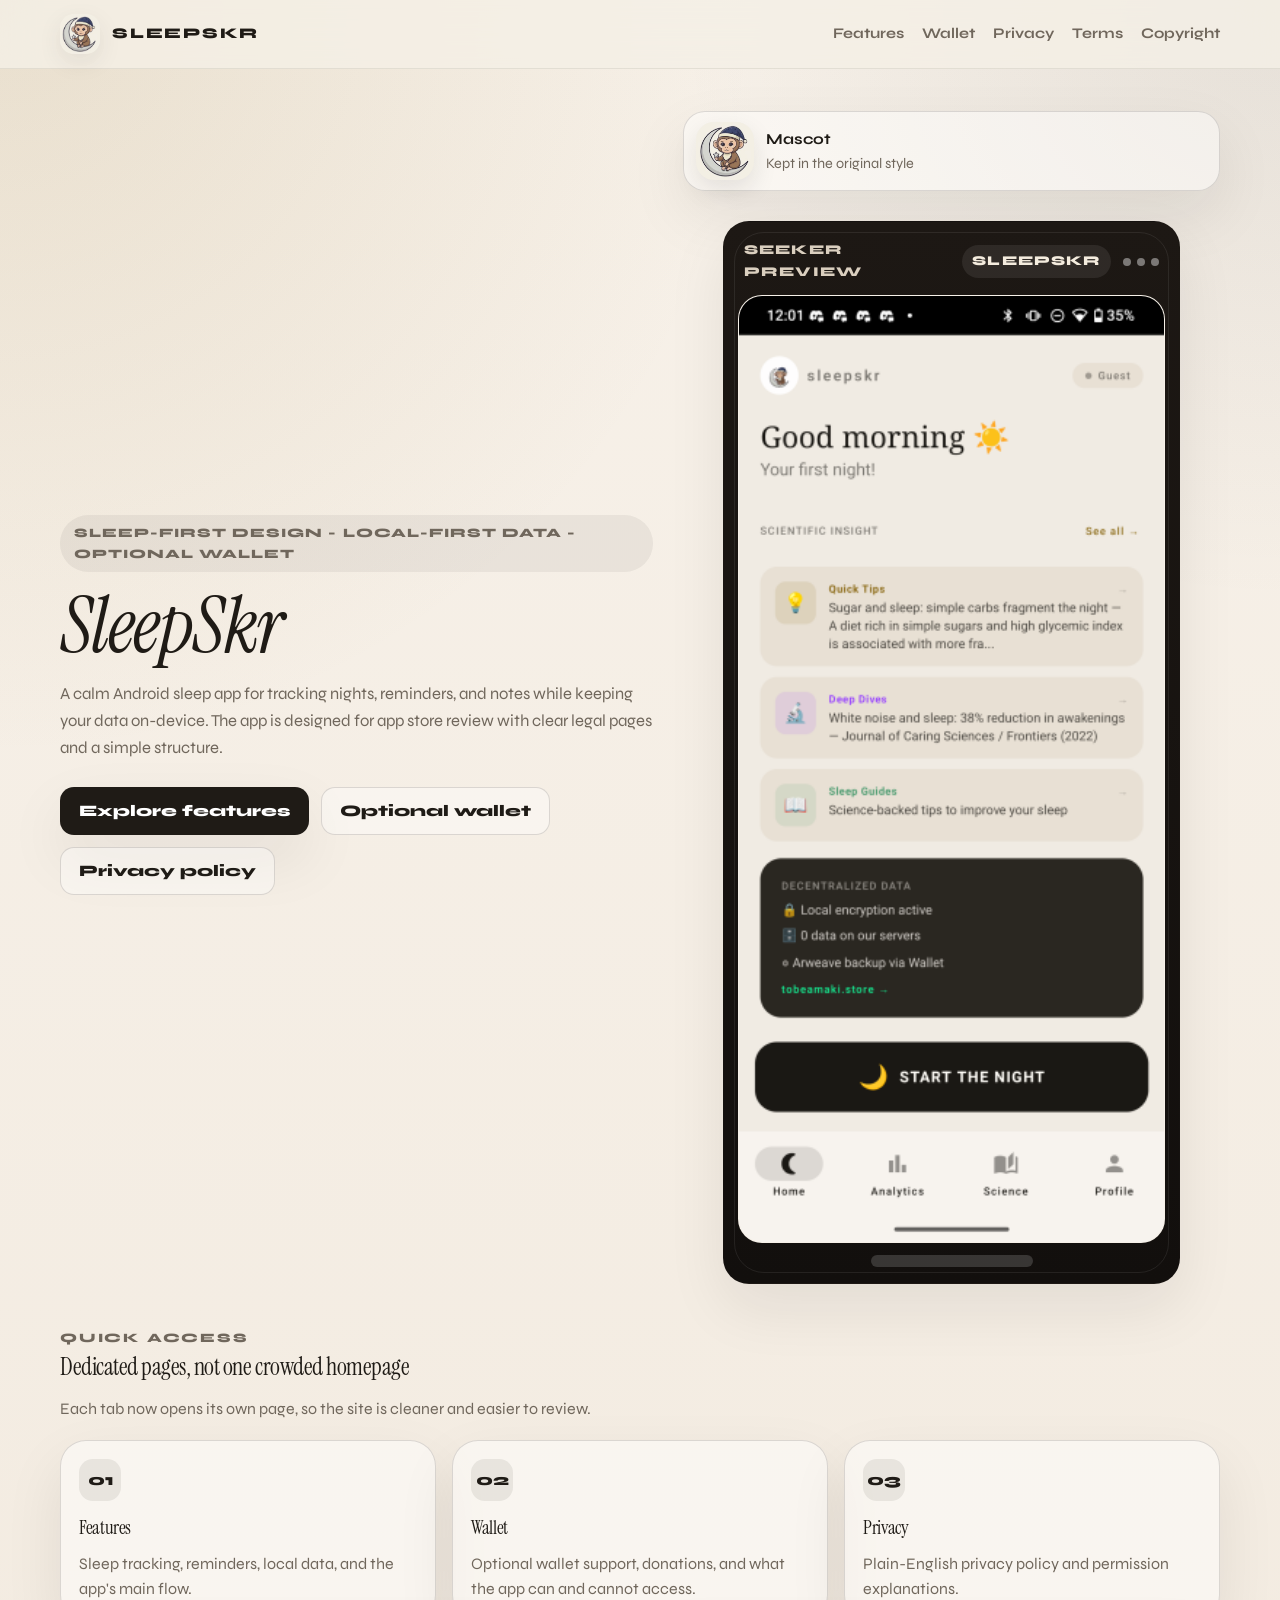
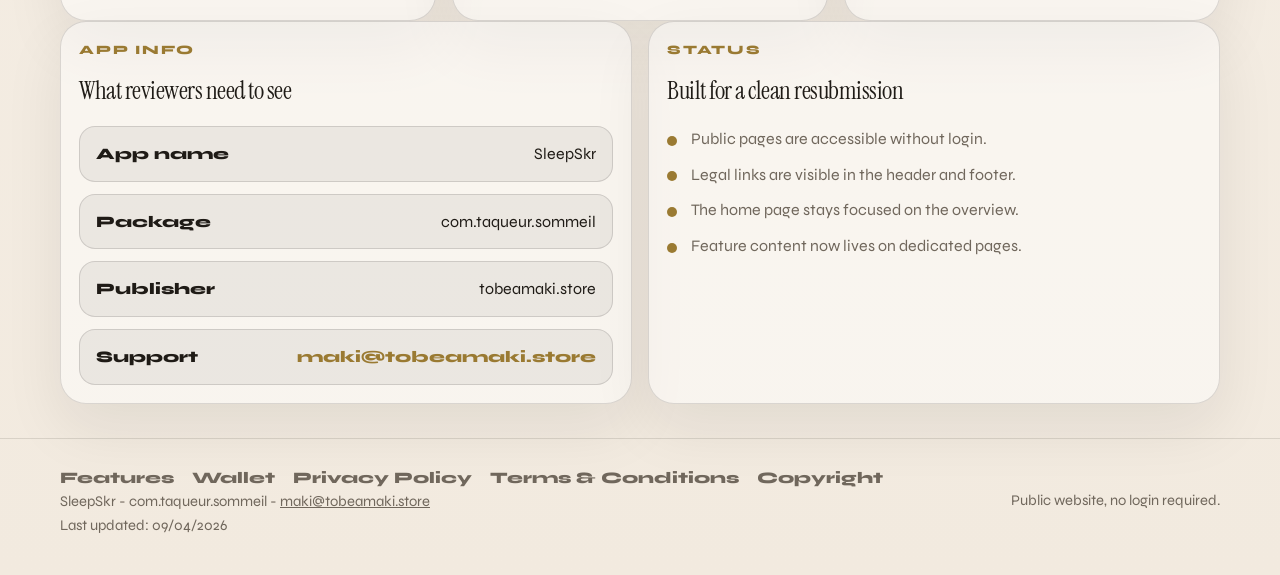
<file: index.html>
<!DOCTYPE html>
<html lang="en">
<head>
  <meta charset="UTF-8" />
  <meta name="viewport" content="width=device-width, initial-scale=1.0" />
  <title>SleepSkr | Calm sleep tracking for Android</title>
  <meta name="description" content="SleepSkr is a calm, local-first sleep app for Android with optional wallet support, no ads, and no tracking." />
  <link rel="preconnect" href="https://fonts.googleapis.com" />
  <link rel="preconnect" href="https://fonts.gstatic.com" crossorigin />
  <link href="https://fonts.googleapis.com/css2?family=Instrument+Serif:ital@0;1&family=Syne:wght@400;500;600;700;800&display=swap" rel="stylesheet" />
  <link rel="stylesheet" href="styles.css" />
</head>
<body>
  <header class="topbar">
    <div class="shell">
      <a class="brand" href="index.html" aria-label="SleepSkr home">
        <img src="mascot.png" alt="" aria-hidden="true" />
        SleepSkr
      </a>
      <nav class="nav" aria-label="Primary">
        <a href="features.html">Features</a>
        <a href="wallet.html">Wallet</a>
        <a href="privacy-policy.html">Privacy</a>
        <a href="terms.html">Terms</a>
        <a href="copyright.html">Copyright</a>
      </nav>
    </div>
  </header>

  <main>
    <section class="hero">
      <div class="shell hero-grid">
        <div>
          <div class="eyebrow">Sleep-first design - local-first data - optional wallet</div>
          <h1>SleepSkr</h1>
          <p class="lede">
            A calm Android sleep app for tracking nights, reminders, and notes while keeping your data on-device.
            The app is designed for app store review with clear legal pages and a simple structure.
          </p>
          <div class="cta-row">
            <a class="button primary" href="features.html">Explore features</a>
            <a class="button secondary" href="wallet.html">Optional wallet</a>
            <a class="button secondary" href="privacy-policy.html">Privacy policy</a>
          </div>
        </div>

        <div class="hero-visual" aria-label="SleepSkr visual preview">
          <div class="mascot-chip">
            <img src="mascot.png" alt="SleepSkr mascot illustration" />
            <div>
              <strong>Mascot</strong>
              <span>Kept in the original style</span>
            </div>
          </div>

          <figure class="phone-mockup">
            <div class="phone-topbar" aria-hidden="true">
              <span>Seeker preview</span>
              <span class="phone-badge">SleepSkr</span>
              <span class="phone-dots">
                <span></span>
                <span></span>
                <span></span>
              </span>
            </div>
            <div class="phone-screen">
              <img src="mainpage.webp" alt="SleepSkr home screen preview" />
            </div>
            <div class="phone-homebar" aria-hidden="true"></div>
          </figure>
        </div>
      </div>
    </section>

    <section>
      <div class="shell">
        <div class="section-head">
          <p class="section-kicker">Quick access</p>
          <h2>Dedicated pages, not one crowded homepage</h2>
          <p>Each tab now opens its own page, so the site is cleaner and easier to review.</p>
        </div>
        <div class="grid three">
          <a class="card" href="features.html">
            <div class="icon">01</div>
            <h3>Features</h3>
            <p>Sleep tracking, reminders, local data, and the app's main flow.</p>
          </a>
          <a class="card" href="wallet.html">
            <div class="icon">02</div>
            <h3>Wallet</h3>
            <p>Optional wallet support, donations, and what the app can and cannot access.</p>
          </a>
          <a class="card" href="privacy-policy.html">
            <div class="icon">03</div>
            <h3>Privacy</h3>
            <p>Plain-English privacy policy and permission explanations.</p>
          </a>
        </div>
      </div>
    </section>

    <section>
      <div class="shell two-col">
        <div class="panel">
          <p class="section-kicker">App info</p>
          <h2>What reviewers need to see</h2>
          <div class="meta-box">
            <div class="meta-row"><strong>App name</strong><span>SleepSkr</span></div>
            <div class="meta-row"><strong>Package</strong><span>com.taqueur.sommeil</span></div>
            <div class="meta-row"><strong>Publisher</strong><span>tobeamaki.store</span></div>
            <div class="meta-row"><strong>Support</strong><a href="mailto:maki@tobeamaki.store">maki@tobeamaki.store</a></div>
          </div>
        </div>

        <div class="panel">
          <p class="section-kicker">Status</p>
          <h2>Built for a clean resubmission</h2>
          <ul class="list">
            <li>Public pages are accessible without login.</li>
            <li>Legal links are visible in the header and footer.</li>
            <li>The home page stays focused on the overview.</li>
            <li>Feature content now lives on dedicated pages.</li>
          </ul>
        </div>
      </div>
    </section>
  </main>

  <footer class="footer">
    <div class="shell footer-grid">
      <div>
        <div class="footer-links">
          <a href="features.html">Features</a>
          <a href="wallet.html">Wallet</a>
          <a href="privacy-policy.html">Privacy Policy</a>
          <a href="terms.html">Terms &amp; Conditions</a>
          <a href="copyright.html">Copyright</a>
        </div>
        <div class="fineprint">SleepSkr - com.taqueur.sommeil - <a href="mailto:maki@tobeamaki.store">maki@tobeamaki.store</a></div>
        <div class="fineprint">Last updated: 09/04/2026</div>
      </div>
      <div class="fineprint">Public website, no login required.</div>
    </div>
  </footer>
</body>
</html>
</file>
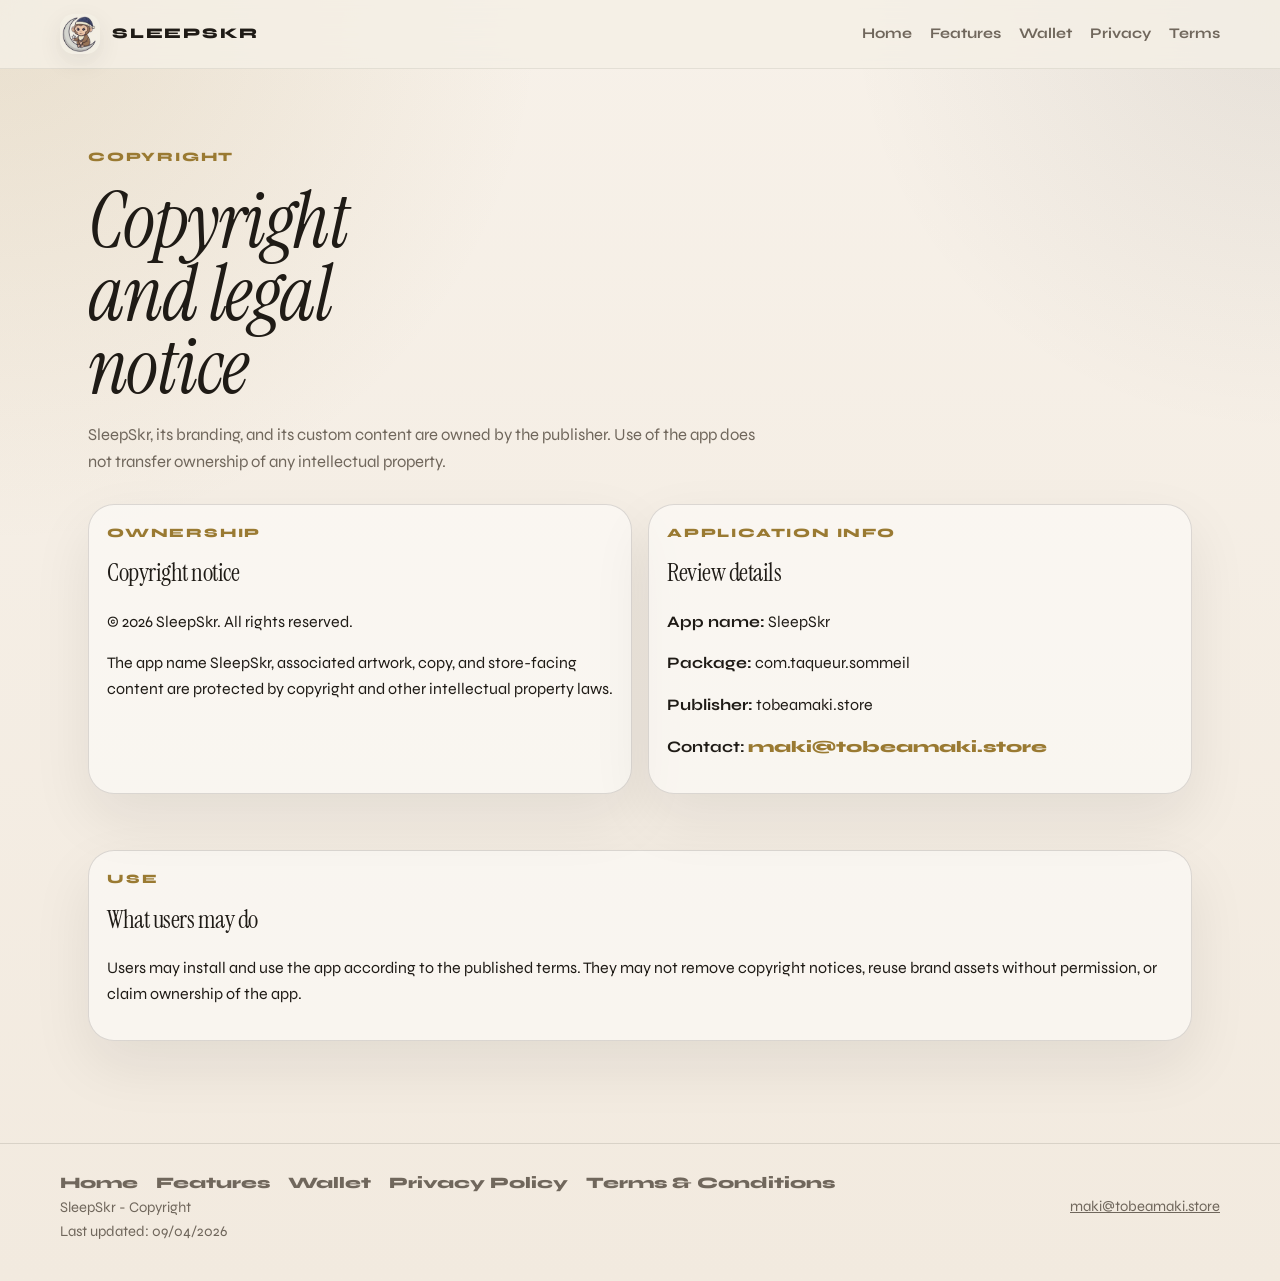
<file: copyright.html>
<!DOCTYPE html>
<html lang="en">
<head>
  <meta charset="UTF-8" />
  <meta name="viewport" content="width=device-width, initial-scale=1.0" />
  <title>Copyright | SleepSkr</title>
  <meta name="description" content="SleepSkr copyright and legal notice page." />
  <link rel="preconnect" href="https://fonts.googleapis.com" />
  <link rel="preconnect" href="https://fonts.gstatic.com" crossorigin />
  <link href="https://fonts.googleapis.com/css2?family=Instrument+Serif:ital@0;1&family=Syne:wght@400;500;600;700;800&display=swap" rel="stylesheet" />
  <link rel="stylesheet" href="styles.css" />
</head>
<body>
  <header class="topbar">
    <div class="shell">
      <a class="brand" href="index.html">
        <img src="mascot.png" alt="SleepSkr logo" />
        SleepSkr
      </a>
      <nav class="nav" aria-label="Primary">
        <a href="index.html">Home</a>
        <a href="features.html">Features</a>
        <a href="wallet.html">Wallet</a>
        <a href="privacy-policy.html">Privacy</a>
        <a href="terms.html">Terms</a>
      </nav>
    </div>
  </header>

  <main>
    <section class="page-shell">
      <div class="shell page">
        <div class="page-hero">
          <p class="section-kicker">Copyright</p>
          <h1>Copyright and legal notice</h1>
          <p class="lede">SleepSkr, its branding, and its custom content are owned by the publisher. Use of the app does not transfer ownership of any intellectual property.</p>
        </div>

        <section class="section two-col">
          <div class="panel">
            <p class="section-kicker">Ownership</p>
            <h2>Copyright notice</h2>
            <p>&copy; 2026 SleepSkr. All rights reserved.</p>
            <p>The app name SleepSkr, associated artwork, copy, and store-facing content are protected by copyright and other intellectual property laws.</p>
          </div>
          <div class="panel">
            <p class="section-kicker">Application info</p>
            <h2>Review details</h2>
            <p><strong>App name:</strong> SleepSkr</p>
            <p><strong>Package:</strong> com.taqueur.sommeil</p>
            <p><strong>Publisher:</strong> tobeamaki.store</p>
            <p><strong>Contact:</strong> <a class="subtle-link" href="mailto:maki@tobeamaki.store">maki@tobeamaki.store</a></p>
          </div>
        </section>

        <section class="section">
          <div class="panel">
            <p class="section-kicker">Use</p>
            <h2>What users may do</h2>
            <p>Users may install and use the app according to the published terms. They may not remove copyright notices, reuse brand assets without permission, or claim ownership of the app.</p>
          </div>
        </section>
      </div>
    </section>
  </main>

  <footer class="footer">
    <div class="shell footer-grid">
      <div>
        <div class="footer-links">
          <a href="index.html">Home</a>
          <a href="features.html">Features</a>
          <a href="wallet.html">Wallet</a>
          <a href="privacy-policy.html">Privacy Policy</a>
          <a href="terms.html">Terms &amp; Conditions</a>
        </div>
        <div class="fineprint">SleepSkr - Copyright</div>
        <div class="fineprint">Last updated: 09/04/2026</div>
      </div>
      <div class="fineprint"><a href="mailto:maki@tobeamaki.store">maki@tobeamaki.store</a></div>
    </div>
  </footer>
</body>
</html>
</file>
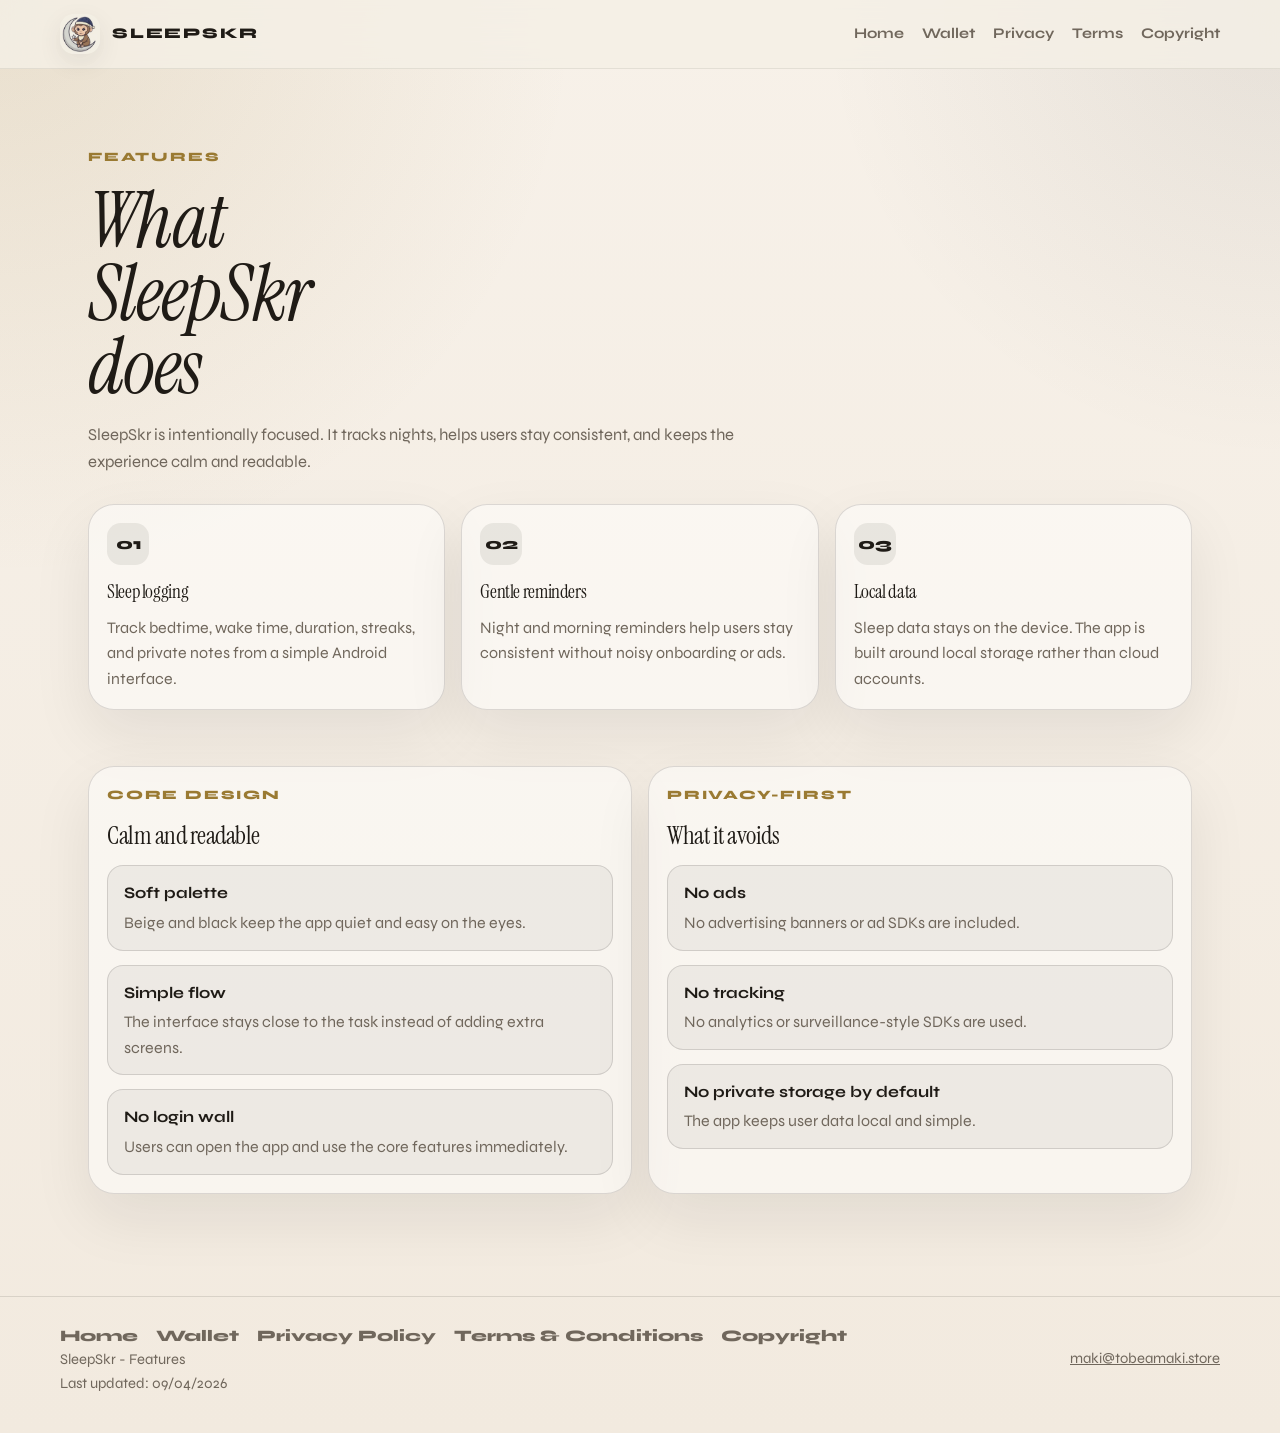
<file: features.html>
<!DOCTYPE html>
<html lang="en">
<head>
  <meta charset="UTF-8" />
  <meta name="viewport" content="width=device-width, initial-scale=1.0" />
  <title>Features | SleepSkr</title>
  <meta name="description" content="SleepSkr features overview: sleep tracking, reminders, local data, and a clean Android interface." />
  <link rel="preconnect" href="https://fonts.googleapis.com" />
  <link rel="preconnect" href="https://fonts.gstatic.com" crossorigin />
  <link href="https://fonts.googleapis.com/css2?family=Instrument+Serif:ital@0;1&family=Syne:wght@400;500;600;700;800&display=swap" rel="stylesheet" />
  <link rel="stylesheet" href="styles.css" />
</head>
<body>
  <header class="topbar">
    <div class="shell">
      <a class="brand" href="index.html">
        <img src="mascot.png" alt="SleepSkr logo" />
        SleepSkr
      </a>
      <nav class="nav" aria-label="Primary">
        <a href="index.html">Home</a>
        <a href="wallet.html">Wallet</a>
        <a href="privacy-policy.html">Privacy</a>
        <a href="terms.html">Terms</a>
        <a href="copyright.html">Copyright</a>
      </nav>
    </div>
  </header>

  <main>
    <section class="page-shell">
      <div class="shell page">
        <div class="page-hero">
          <p class="section-kicker">Features</p>
          <h1>What SleepSkr does</h1>
          <p class="lede">
            SleepSkr is intentionally focused. It tracks nights, helps users stay consistent, and keeps the experience calm and readable.
          </p>
        </div>

        <div class="section">
          <div class="grid three">
            <article class="card">
              <div class="icon">01</div>
              <h3>Sleep logging</h3>
              <p>Track bedtime, wake time, duration, streaks, and private notes from a simple Android interface.</p>
            </article>
            <article class="card">
              <div class="icon">02</div>
              <h3>Gentle reminders</h3>
              <p>Night and morning reminders help users stay consistent without noisy onboarding or ads.</p>
            </article>
            <article class="card">
              <div class="icon">03</div>
              <h3>Local data</h3>
              <p>Sleep data stays on the device. The app is built around local storage rather than cloud accounts.</p>
            </article>
          </div>
        </div>

        <div class="section two-col">
          <div class="panel">
            <p class="section-kicker">Core design</p>
            <h2>Calm and readable</h2>
            <ul class="feature-list">
              <li><strong>Soft palette</strong> Beige and black keep the app quiet and easy on the eyes.</li>
              <li><strong>Simple flow</strong> The interface stays close to the task instead of adding extra screens.</li>
              <li><strong>No login wall</strong> Users can open the app and use the core features immediately.</li>
            </ul>
          </div>
          <div class="panel">
            <p class="section-kicker">Privacy-first</p>
            <h2>What it avoids</h2>
            <ul class="feature-list">
              <li><strong>No ads</strong> No advertising banners or ad SDKs are included.</li>
              <li><strong>No tracking</strong> No analytics or surveillance-style SDKs are used.</li>
              <li><strong>No private storage by default</strong> The app keeps user data local and simple.</li>
            </ul>
          </div>
        </div>
      </div>
    </section>
  </main>

  <footer class="footer">
    <div class="shell footer-grid">
      <div>
        <div class="footer-links">
          <a href="index.html">Home</a>
          <a href="wallet.html">Wallet</a>
          <a href="privacy-policy.html">Privacy Policy</a>
          <a href="terms.html">Terms &amp; Conditions</a>
          <a href="copyright.html">Copyright</a>
        </div>
        <div class="fineprint">SleepSkr - Features</div>
        <div class="fineprint">Last updated: 09/04/2026</div>
      </div>
      <div class="fineprint"><a href="mailto:maki@tobeamaki.store">maki@tobeamaki.store</a></div>
    </div>
  </footer>
</body>
</html>
</file>
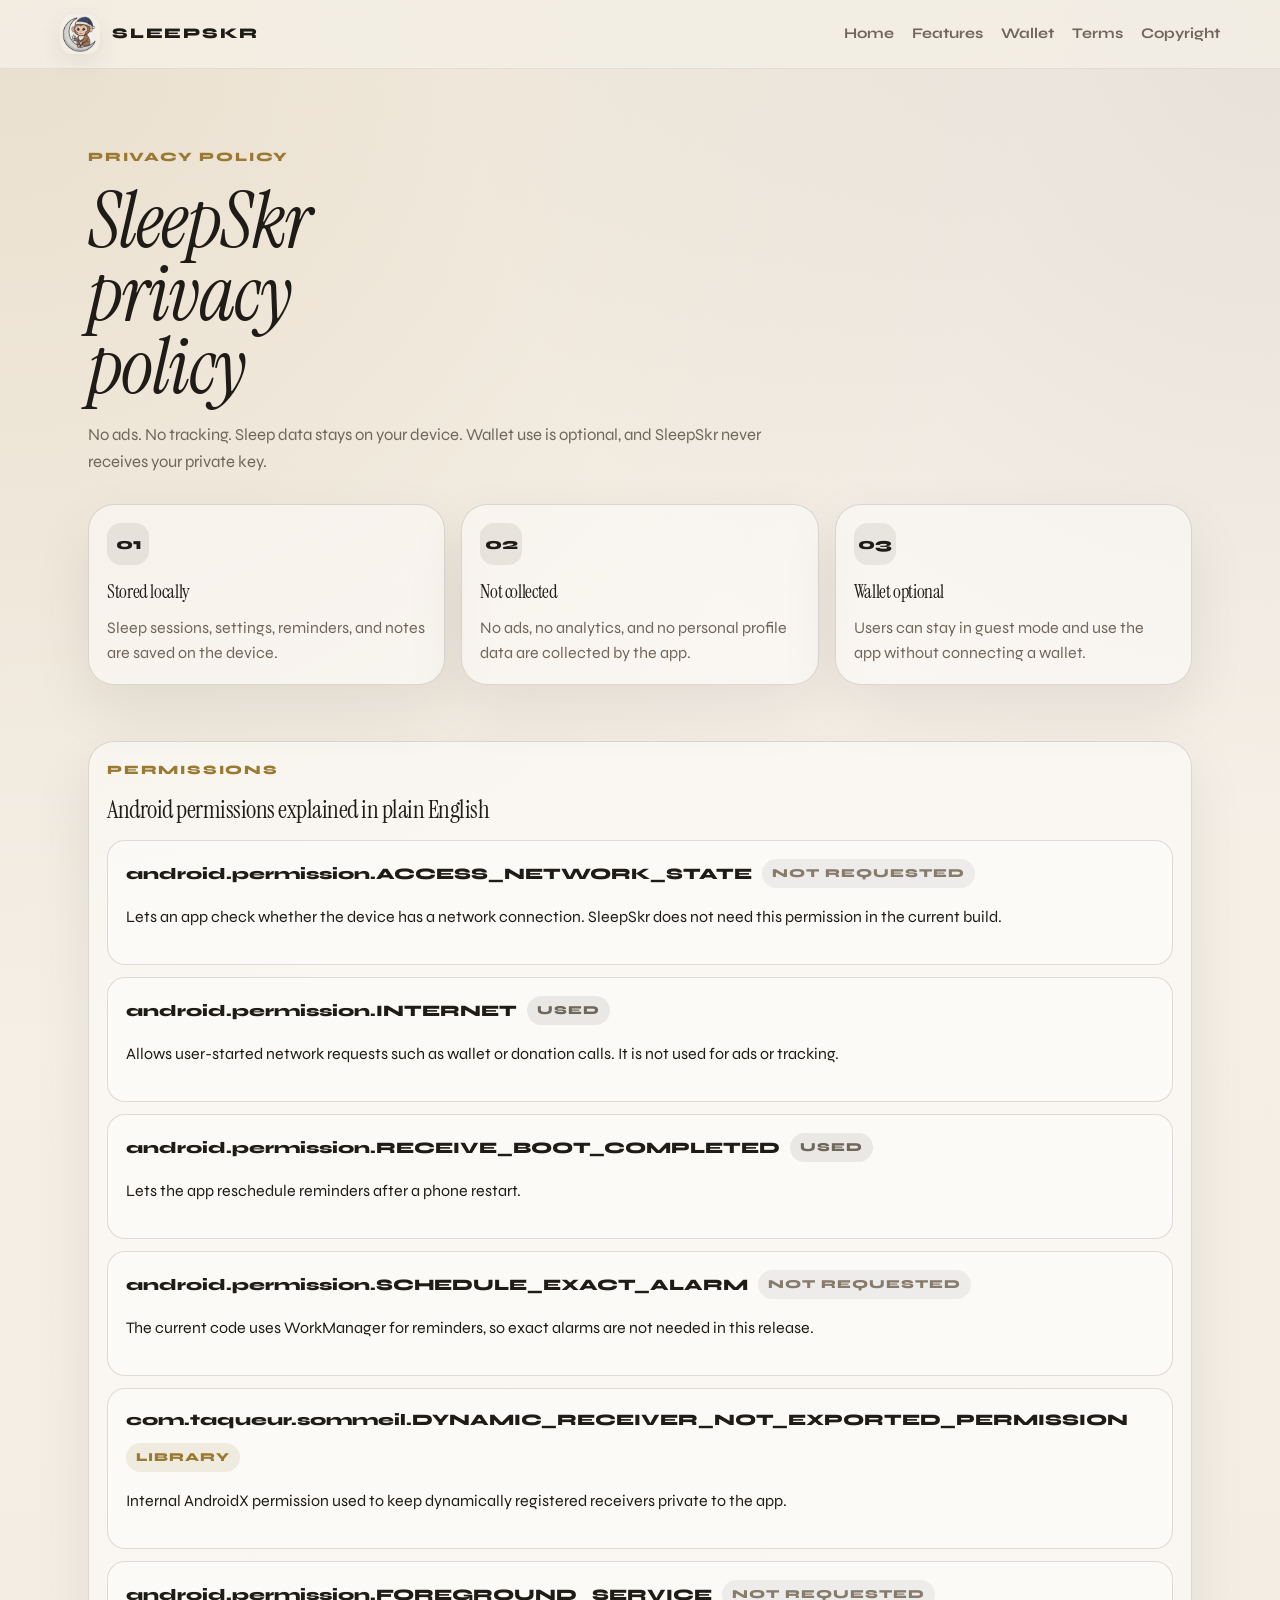
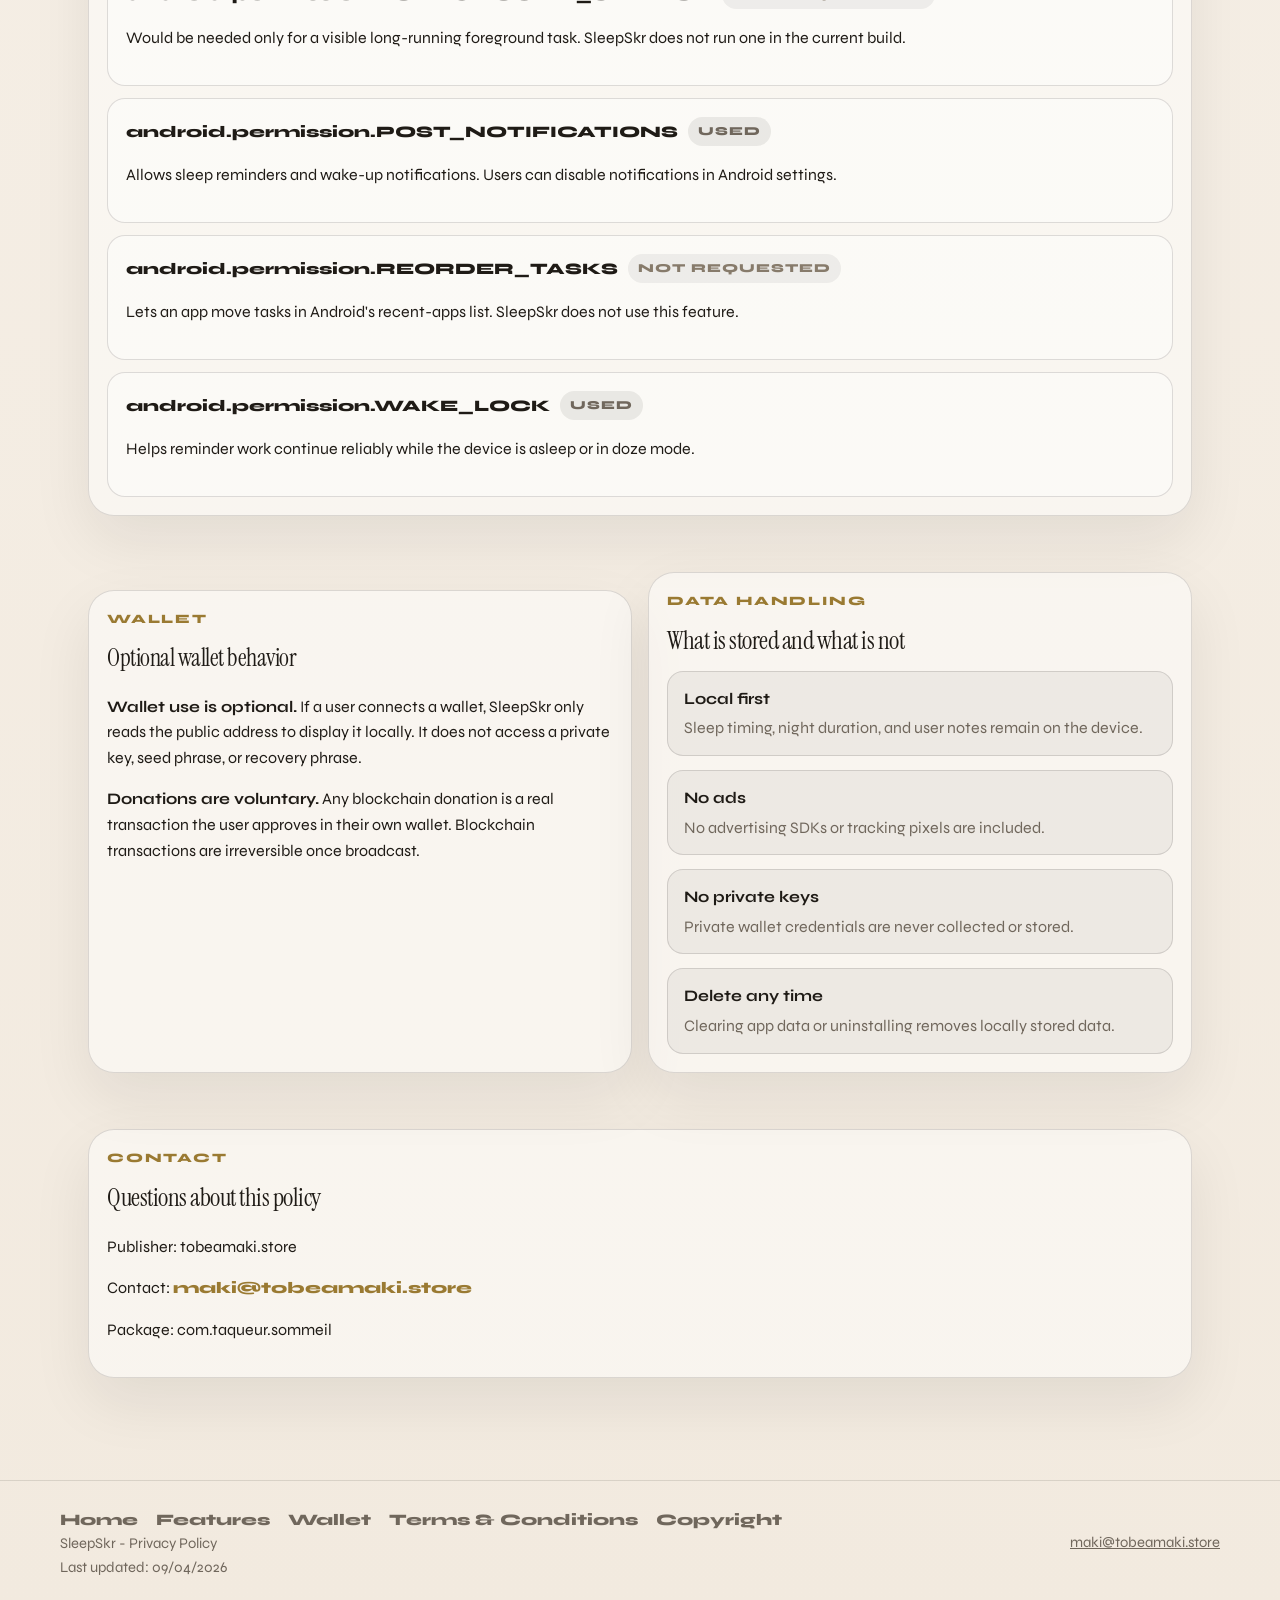
<file: privacy-policy.html>
<!DOCTYPE html>
<html lang="en">
<head>
  <meta charset="UTF-8" />
  <meta name="viewport" content="width=device-width, initial-scale=1.0" />
  <title>Privacy Policy | SleepSkr</title>
  <meta name="description" content="SleepSkr privacy policy for Android, including permissions, local data storage, and optional wallet use." />
  <link rel="preconnect" href="https://fonts.googleapis.com" />
  <link rel="preconnect" href="https://fonts.gstatic.com" crossorigin />
  <link href="https://fonts.googleapis.com/css2?family=Instrument+Serif:ital@0;1&family=Syne:wght@400;500;600;700;800&display=swap" rel="stylesheet" />
  <link rel="stylesheet" href="styles.css" />
</head>
<body>
  <header class="topbar">
    <div class="shell">
      <a class="brand" href="index.html">
        <img src="mascot.png" alt="SleepSkr logo" />
        SleepSkr
      </a>
      <nav class="nav" aria-label="Primary">
        <a href="index.html">Home</a>
        <a href="features.html">Features</a>
        <a href="wallet.html">Wallet</a>
        <a href="terms.html">Terms</a>
        <a href="copyright.html">Copyright</a>
      </nav>
    </div>
  </header>

  <main>
    <section class="page-shell">
      <div class="shell page">
        <div class="page-hero">
          <p class="section-kicker">Privacy Policy</p>
          <h1>SleepSkr privacy policy</h1>
          <p class="lede">No ads. No tracking. Sleep data stays on your device. Wallet use is optional, and SleepSkr never receives your private key.</p>
        </div>

        <section class="section">
          <div class="grid three">
            <article class="card">
              <div class="icon">01</div>
              <h3>Stored locally</h3>
              <p>Sleep sessions, settings, reminders, and notes are saved on the device.</p>
            </article>
            <article class="card">
              <div class="icon">02</div>
              <h3>Not collected</h3>
              <p>No ads, no analytics, and no personal profile data are collected by the app.</p>
            </article>
            <article class="card">
              <div class="icon">03</div>
              <h3>Wallet optional</h3>
              <p>Users can stay in guest mode and use the app without connecting a wallet.</p>
            </article>
          </div>
        </section>

        <section class="section">
          <div class="panel">
            <p class="section-kicker">Permissions</p>
            <h2>Android permissions explained in plain English</h2>
            <ul class="perm-list">
              <li class="perm">
                <div class="name">android.permission.ACCESS_NETWORK_STATE <span class="badge warn">Not requested</span></div>
                <p>Lets an app check whether the device has a network connection. SleepSkr does not need this permission in the current build.</p>
              </li>
              <li class="perm">
                <div class="name">android.permission.INTERNET <span class="badge">Used</span></div>
                <p>Allows user-started network requests such as wallet or donation calls. It is not used for ads or tracking.</p>
              </li>
              <li class="perm">
                <div class="name">android.permission.RECEIVE_BOOT_COMPLETED <span class="badge">Used</span></div>
                <p>Lets the app reschedule reminders after a phone restart.</p>
              </li>
              <li class="perm">
                <div class="name">android.permission.SCHEDULE_EXACT_ALARM <span class="badge warn">Not requested</span></div>
                <p>The current code uses WorkManager for reminders, so exact alarms are not needed in this release.</p>
              </li>
              <li class="perm">
                <div class="name">com.taqueur.sommeil.DYNAMIC_RECEIVER_NOT_EXPORTED_PERMISSION <span class="badge soft">Library</span></div>
                <p>Internal AndroidX permission used to keep dynamically registered receivers private to the app.</p>
              </li>
              <li class="perm">
                <div class="name">android.permission.FOREGROUND_SERVICE <span class="badge warn">Not requested</span></div>
                <p>Would be needed only for a visible long-running foreground task. SleepSkr does not run one in the current build.</p>
              </li>
              <li class="perm">
                <div class="name">android.permission.POST_NOTIFICATIONS <span class="badge">Used</span></div>
                <p>Allows sleep reminders and wake-up notifications. Users can disable notifications in Android settings.</p>
              </li>
              <li class="perm">
                <div class="name">android.permission.REORDER_TASKS <span class="badge warn">Not requested</span></div>
                <p>Lets an app move tasks in Android's recent-apps list. SleepSkr does not use this feature.</p>
              </li>
              <li class="perm">
                <div class="name">android.permission.WAKE_LOCK <span class="badge">Used</span></div>
                <p>Helps reminder work continue reliably while the device is asleep or in doze mode.</p>
              </li>
            </ul>
          </div>
        </section>

        <section class="section two-col">
          <div class="callout">
            <p class="section-kicker">Wallet</p>
            <h2>Optional wallet behavior</h2>
            <p><strong>Wallet use is optional.</strong> If a user connects a wallet, SleepSkr only reads the public address to display it locally. It does not access a private key, seed phrase, or recovery phrase.</p>
            <p><strong>Donations are voluntary.</strong> Any blockchain donation is a real transaction the user approves in their own wallet. Blockchain transactions are irreversible once broadcast.</p>
          </div>
          <div class="panel">
            <p class="section-kicker">Data handling</p>
            <h2>What is stored and what is not</h2>
            <ul class="feature-list">
              <li><strong>Local first</strong> Sleep timing, night duration, and user notes remain on the device.</li>
              <li><strong>No ads</strong> No advertising SDKs or tracking pixels are included.</li>
              <li><strong>No private keys</strong> Private wallet credentials are never collected or stored.</li>
              <li><strong>Delete any time</strong> Clearing app data or uninstalling removes locally stored data.</li>
            </ul>
          </div>
        </section>

        <section class="section">
          <div class="panel">
            <p class="section-kicker">Contact</p>
            <h2>Questions about this policy</h2>
            <p>Publisher: tobeamaki.store</p>
            <p>Contact: <a class="subtle-link" href="mailto:maki@tobeamaki.store">maki@tobeamaki.store</a></p>
            <p>Package: com.taqueur.sommeil</p>
          </div>
        </section>
      </div>
    </section>
  </main>

  <footer class="footer">
    <div class="shell footer-grid">
      <div>
        <div class="footer-links">
          <a href="index.html">Home</a>
          <a href="features.html">Features</a>
          <a href="wallet.html">Wallet</a>
          <a href="terms.html">Terms &amp; Conditions</a>
          <a href="copyright.html">Copyright</a>
        </div>
        <div class="fineprint">SleepSkr - Privacy Policy</div>
        <div class="fineprint">Last updated: 09/04/2026</div>
      </div>
      <div class="fineprint"><a href="mailto:maki@tobeamaki.store">maki@tobeamaki.store</a></div>
    </div>
  </footer>
</body>
</html>
</file>
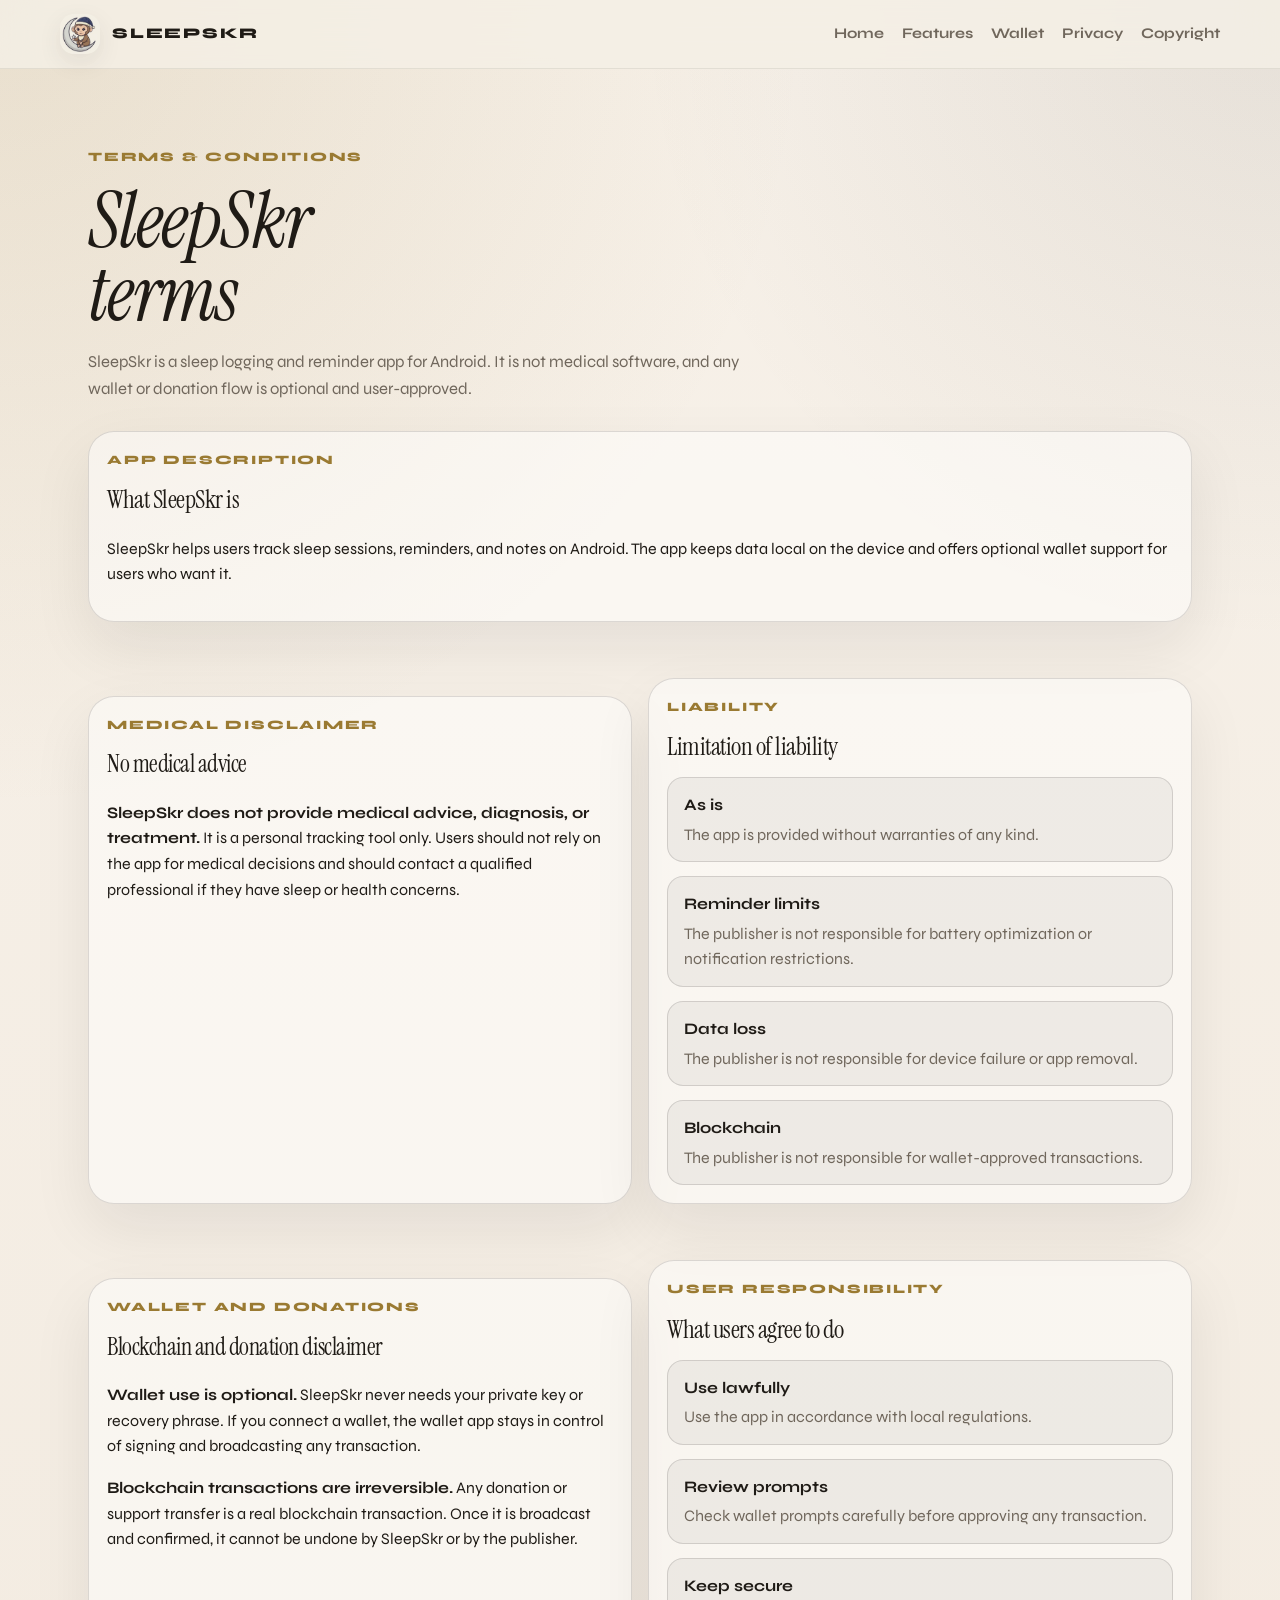
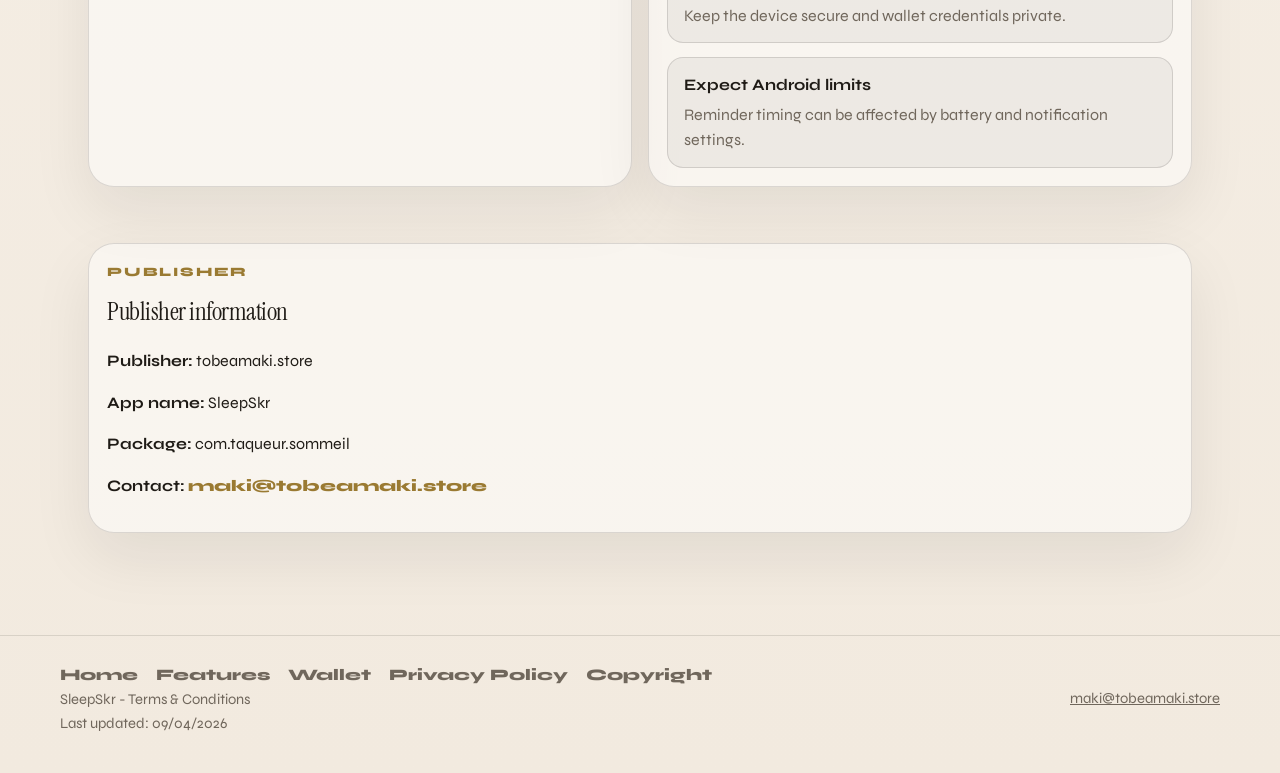
<file: terms.html>
<!DOCTYPE html>
<html lang="en">
<head>
  <meta charset="UTF-8" />
  <meta name="viewport" content="width=device-width, initial-scale=1.0" />
  <title>Terms &amp; Conditions | SleepSkr</title>
  <meta name="description" content="SleepSkr terms and conditions, including medical disclaimer, liability limits, and wallet donation terms." />
  <link rel="preconnect" href="https://fonts.googleapis.com" />
  <link rel="preconnect" href="https://fonts.gstatic.com" crossorigin />
  <link href="https://fonts.googleapis.com/css2?family=Instrument+Serif:ital@0;1&family=Syne:wght@400;500;600;700;800&display=swap" rel="stylesheet" />
  <link rel="stylesheet" href="styles.css" />
</head>
<body>
  <header class="topbar">
    <div class="shell">
      <a class="brand" href="index.html">
        <img src="mascot.png" alt="SleepSkr logo" />
        SleepSkr
      </a>
      <nav class="nav" aria-label="Primary">
        <a href="index.html">Home</a>
        <a href="features.html">Features</a>
        <a href="wallet.html">Wallet</a>
        <a href="privacy-policy.html">Privacy</a>
        <a href="copyright.html">Copyright</a>
      </nav>
    </div>
  </header>

  <main>
    <section class="page-shell">
      <div class="shell page">
        <div class="page-hero">
          <p class="section-kicker">Terms &amp; Conditions</p>
          <h1>SleepSkr terms</h1>
          <p class="lede">SleepSkr is a sleep logging and reminder app for Android. It is not medical software, and any wallet or donation flow is optional and user-approved.</p>
        </div>

        <section class="section">
          <div class="panel">
            <p class="section-kicker">App description</p>
            <h2>What SleepSkr is</h2>
            <p>SleepSkr helps users track sleep sessions, reminders, and notes on Android. The app keeps data local on the device and offers optional wallet support for users who want it.</p>
          </div>
        </section>

        <section class="section two-col">
          <div class="callout">
            <p class="section-kicker">Medical disclaimer</p>
            <h2>No medical advice</h2>
            <p><strong>SleepSkr does not provide medical advice, diagnosis, or treatment.</strong> It is a personal tracking tool only. Users should not rely on the app for medical decisions and should contact a qualified professional if they have sleep or health concerns.</p>
          </div>
          <div class="panel">
            <p class="section-kicker">Liability</p>
            <h2>Limitation of liability</h2>
            <ul class="feature-list">
              <li><strong>As is</strong> The app is provided without warranties of any kind.</li>
              <li><strong>Reminder limits</strong> The publisher is not responsible for battery optimization or notification restrictions.</li>
              <li><strong>Data loss</strong> The publisher is not responsible for device failure or app removal.</li>
              <li><strong>Blockchain</strong> The publisher is not responsible for wallet-approved transactions.</li>
            </ul>
          </div>
        </section>

        <section class="section two-col">
          <div class="callout">
            <p class="section-kicker">Wallet and donations</p>
            <h2>Blockchain and donation disclaimer</h2>
            <p><strong>Wallet use is optional.</strong> SleepSkr never needs your private key or recovery phrase. If you connect a wallet, the wallet app stays in control of signing and broadcasting any transaction.</p>
            <p><strong>Blockchain transactions are irreversible.</strong> Any donation or support transfer is a real blockchain transaction. Once it is broadcast and confirmed, it cannot be undone by SleepSkr or by the publisher.</p>
          </div>
          <div class="panel">
            <p class="section-kicker">User responsibility</p>
            <h2>What users agree to do</h2>
            <ul class="feature-list">
              <li><strong>Use lawfully</strong> Use the app in accordance with local regulations.</li>
              <li><strong>Review prompts</strong> Check wallet prompts carefully before approving any transaction.</li>
              <li><strong>Keep secure</strong> Keep the device secure and wallet credentials private.</li>
              <li><strong>Expect Android limits</strong> Reminder timing can be affected by battery and notification settings.</li>
            </ul>
          </div>
        </section>

        <section class="section">
          <div class="panel">
            <p class="section-kicker">Publisher</p>
            <h2>Publisher information</h2>
            <p><strong>Publisher:</strong> tobeamaki.store</p>
            <p><strong>App name:</strong> SleepSkr</p>
            <p><strong>Package:</strong> com.taqueur.sommeil</p>
            <p><strong>Contact:</strong> <a class="subtle-link" href="mailto:maki@tobeamaki.store">maki@tobeamaki.store</a></p>
          </div>
        </section>
      </div>
    </section>
  </main>

  <footer class="footer">
    <div class="shell footer-grid">
      <div>
        <div class="footer-links">
          <a href="index.html">Home</a>
          <a href="features.html">Features</a>
          <a href="wallet.html">Wallet</a>
          <a href="privacy-policy.html">Privacy Policy</a>
          <a href="copyright.html">Copyright</a>
        </div>
        <div class="fineprint">SleepSkr - Terms &amp; Conditions</div>
        <div class="fineprint">Last updated: 09/04/2026</div>
      </div>
      <div class="fineprint"><a href="mailto:maki@tobeamaki.store">maki@tobeamaki.store</a></div>
    </div>
  </footer>
</body>
</html>
</file>
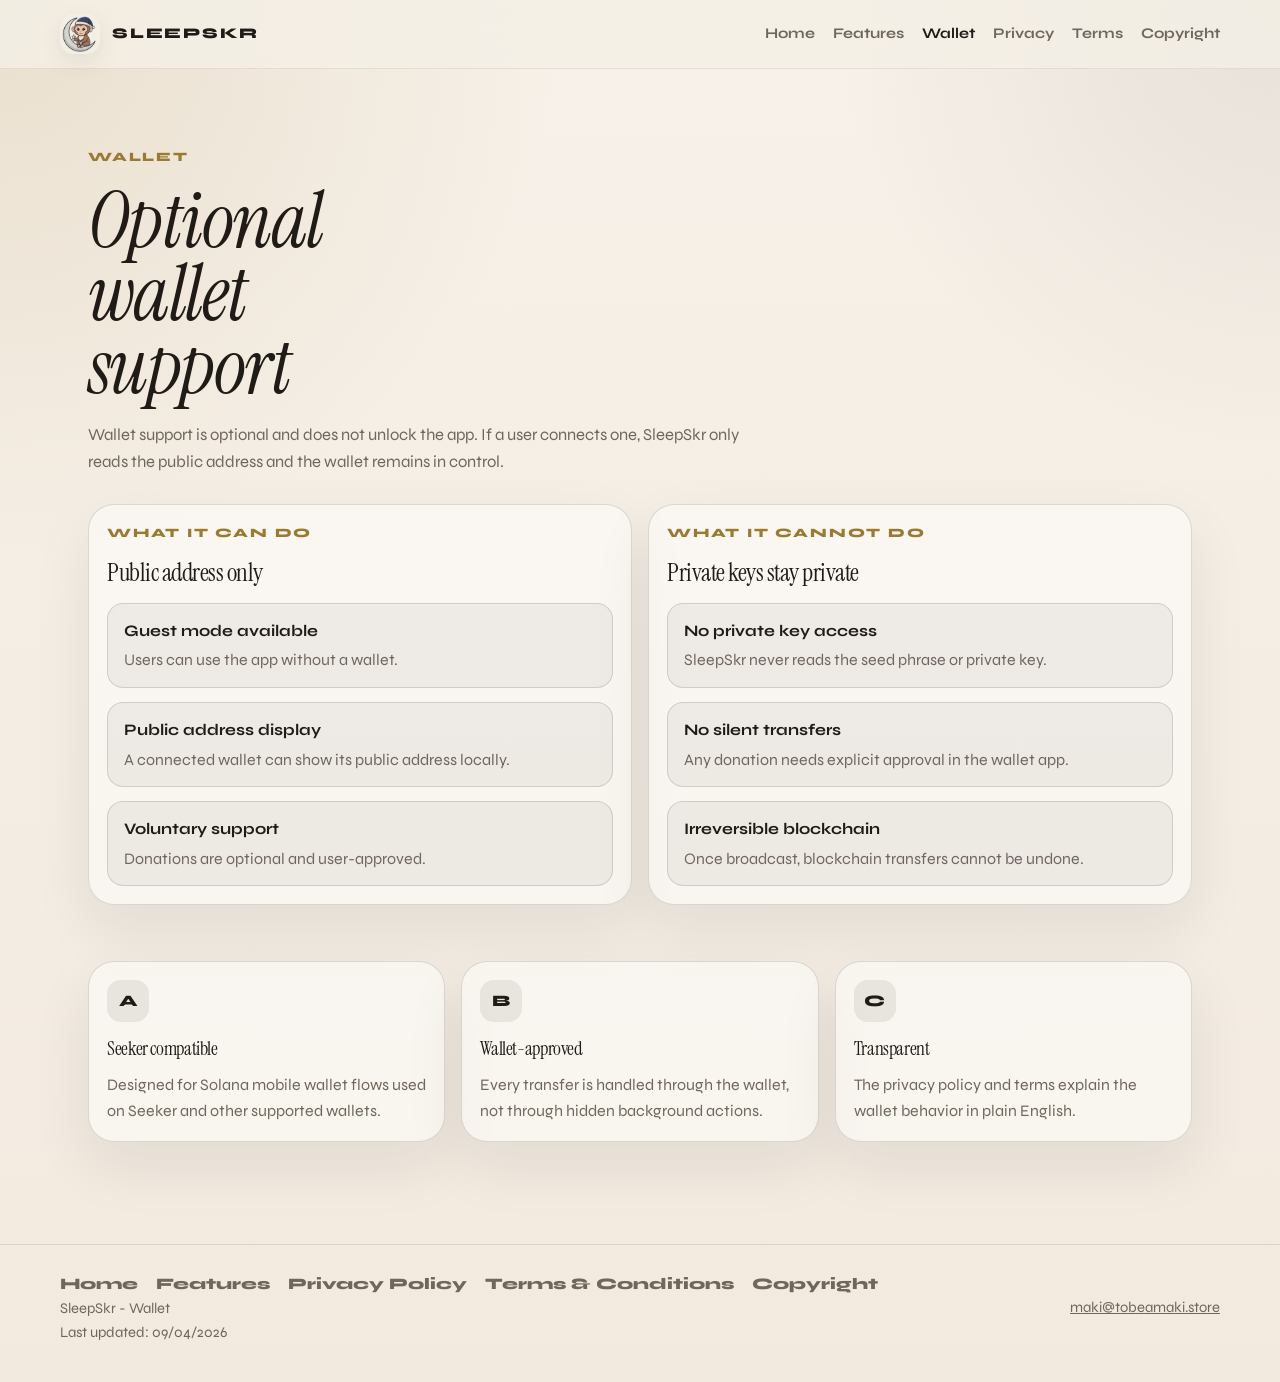
<file: wallet.html>
<!DOCTYPE html>
<html lang="en">
<head>
  <meta charset="UTF-8" />
  <meta name="viewport" content="width=device-width, initial-scale=1.0" />
  <title>Wallet | SleepSkr</title>
  <meta name="description" content="SleepSkr optional wallet page: public address only, no private key access, and voluntary donations." />
  <link rel="preconnect" href="https://fonts.googleapis.com" />
  <link rel="preconnect" href="https://fonts.gstatic.com" crossorigin />
  <link href="https://fonts.googleapis.com/css2?family=Instrument+Serif:ital@0;1&family=Syne:wght@400;500;600;700;800&display=swap" rel="stylesheet" />
  <link rel="stylesheet" href="styles.css" />
</head>
<body>
  <header class="topbar">
    <div class="shell">
      <a class="brand" href="index.html">
        <img src="mascot.png" alt="SleepSkr logo" />
        SleepSkr
      </a>
      <nav class="nav" aria-label="Primary">
        <a href="index.html">Home</a>
        <a href="features.html">Features</a>
        <a href="wallet.html" aria-current="page">Wallet</a>
        <a href="privacy-policy.html">Privacy</a>
        <a href="terms.html">Terms</a>
        <a href="copyright.html">Copyright</a>
      </nav>
    </div>
  </header>

  <main>
    <section class="page-shell">
      <div class="shell page">
        <div class="page-hero">
          <p class="section-kicker">Wallet</p>
          <h1>Optional wallet support</h1>
          <p class="lede">
            Wallet support is optional and does not unlock the app. If a user connects one, SleepSkr only reads the public address and the wallet remains in control.
          </p>
        </div>

        <div class="section two-col">
          <div class="panel">
            <p class="section-kicker">What it can do</p>
            <h2>Public address only</h2>
            <ul class="feature-list">
              <li><strong>Guest mode available</strong> Users can use the app without a wallet.</li>
              <li><strong>Public address display</strong> A connected wallet can show its public address locally.</li>
              <li><strong>Voluntary support</strong> Donations are optional and user-approved.</li>
            </ul>
          </div>
          <div class="panel">
            <p class="section-kicker">What it cannot do</p>
            <h2>Private keys stay private</h2>
            <ul class="feature-list">
              <li><strong>No private key access</strong> SleepSkr never reads the seed phrase or private key.</li>
              <li><strong>No silent transfers</strong> Any donation needs explicit approval in the wallet app.</li>
              <li><strong>Irreversible blockchain</strong> Once broadcast, blockchain transfers cannot be undone.</li>
            </ul>
          </div>
        </div>

        <div class="section">
          <div class="grid three">
            <article class="card">
              <div class="icon">A</div>
              <h3>Seeker compatible</h3>
              <p>Designed for Solana mobile wallet flows used on Seeker and other supported wallets.</p>
            </article>
            <article class="card">
              <div class="icon">B</div>
              <h3>Wallet-approved</h3>
              <p>Every transfer is handled through the wallet, not through hidden background actions.</p>
            </article>
            <article class="card">
              <div class="icon">C</div>
              <h3>Transparent</h3>
              <p>The privacy policy and terms explain the wallet behavior in plain English.</p>
            </article>
          </div>
        </div>
      </div>
    </section>
  </main>

  <footer class="footer">
    <div class="shell footer-grid">
      <div>
        <div class="footer-links">
          <a href="index.html">Home</a>
          <a href="features.html">Features</a>
          <a href="privacy-policy.html">Privacy Policy</a>
          <a href="terms.html">Terms &amp; Conditions</a>
          <a href="copyright.html">Copyright</a>
        </div>
        <div class="fineprint">SleepSkr - Wallet</div>
        <div class="fineprint">Last updated: 09/04/2026</div>
      </div>
      <div class="fineprint"><a href="mailto:maki@tobeamaki.store">maki@tobeamaki.store</a></div>
    </div>
  </footer>
</body>
</html>
</file>
<file: styles.css>
:root {
  --bg: #f5efe6;
  --bg-soft: #faf6ef;
  --card: #e9dfd0;
  --card-soft: #f2eadf;
  --ink: #1f1b16;
  --muted: #70675c;
  --accent: #9a7a32;
  --accent-soft: #d4c29a;
  --border: rgba(31, 27, 22, 0.14);
  --shadow: 0 24px 60px rgba(31, 27, 22, 0.08);
  --radius: 26px;
}

* { box-sizing: border-box; }
html { scroll-behavior: smooth; }
body {
  margin: 0;
  color: var(--ink);
  overflow-x: hidden;
  background:
    radial-gradient(circle at top left, rgba(154, 122, 50, 0.15), transparent 30%),
    radial-gradient(circle at right top, rgba(31, 27, 22, 0.08), transparent 24%),
    linear-gradient(180deg, #f7f1e9 0%, #f2eadf 100%);
  font-family: "Syne", system-ui, sans-serif;
  line-height: 1.6;
}
a { color: inherit; }
img { max-width: 100%; display: block; }
.shell { width: min(1160px, calc(100% - 32px)); margin: 0 auto; }
.topbar {
  position: sticky;
  top: 0;
  z-index: 20;
  backdrop-filter: blur(18px);
  background: rgba(245, 239, 230, 0.82);
  border-bottom: 1px solid rgba(31, 27, 22, 0.08);
}
.topbar .shell {
  display: flex;
  align-items: center;
  justify-content: space-between;
  gap: 16px;
  padding: 14px 0;
}
.brand {
  display: inline-flex;
  align-items: center;
  gap: 12px;
  min-width: 0;
  text-decoration: none;
  font-size: 0.92rem;
  font-weight: 800;
  letter-spacing: 0.12em;
  text-transform: uppercase;
}
.brand-mark {
  width: 40px;
  height: 40px;
  border-radius: 14px;
  background:
    radial-gradient(circle at 30% 30%, rgba(255, 255, 255, 0.55), transparent 32%),
    linear-gradient(145deg, #1f1b16, #5d4c2f);
  box-shadow:
    inset 0 1px 0 rgba(255, 255, 255, 0.22),
    0 10px 24px rgba(31, 27, 22, 0.16);
  flex: 0 0 auto;
}
.brand img {
  width: 40px;
  height: 40px;
  border-radius: 14px;
  object-fit: cover;
  background: #fff;
  box-shadow: 0 8px 24px rgba(31, 27, 22, 0.08);
}
.nav {
  display: flex;
  flex-wrap: wrap;
  justify-content: flex-end;
  align-items: center;
  gap: 14px 18px;
  font-size: 0.92rem;
  min-width: 0;
}
.nav a {
  text-decoration: none;
  color: var(--muted);
  font-weight: 700;
  white-space: nowrap;
  overflow-wrap: anywhere;
}
.nav a[aria-current="page"] {
  color: var(--ink);
}
.nav a:hover { color: var(--ink); }
.hero { padding: 42px 0 18px; }
.hero-grid {
  display: grid;
  grid-template-columns: 1.05fr 0.95fr;
  gap: 30px;
  align-items: center;
}
.eyebrow {
  display: inline-flex;
  align-items: center;
  gap: 8px;
  padding: 8px 14px;
  border-radius: 999px;
  background: rgba(31, 27, 22, 0.06);
  color: var(--muted);
  font-size: 0.8rem;
  font-weight: 800;
  letter-spacing: 0.08em;
  text-transform: uppercase;
}
h1, h2, h3 {
  margin: 0;
  font-family: "Instrument Serif", Georgia, serif;
  font-weight: 400;
  letter-spacing: -0.02em;
}
h1 {
  font-size: clamp(3rem, 6vw, 5.4rem);
  line-height: 0.95;
  margin-top: 18px;
  max-width: 8ch;
  font-style: italic;
}
.lede {
  margin: 18px 0 0;
  max-width: 60ch;
  color: var(--muted);
  font-size: 1.04rem;
}
.cta-row {
  display: flex;
  flex-wrap: wrap;
  gap: 12px;
  margin-top: 26px;
}
.button {
  display: inline-flex;
  align-items: center;
  justify-content: center;
  min-height: 48px;
  padding: 0 18px;
  border-radius: 14px;
  text-decoration: none;
  font-weight: 800;
  border: 1px solid transparent;
}
.button.primary {
  background: #1f1b16;
  color: #fff;
  box-shadow: var(--shadow);
}
.button.secondary {
  background: rgba(255, 255, 255, 0.38);
  border-color: var(--border);
  color: var(--ink);
}
.hero-stack {
  display: grid;
  gap: 16px;
  min-width: 0;
}
.hero-card,
.panel,
.card,
.page-card,
.summary,
.callout,
.feature-spot,
.showcase,
.phone-mockup {
  background: rgba(255, 255, 255, 0.48);
  border: 1px solid var(--border);
  border-radius: var(--radius);
  box-shadow: var(--shadow);
}
.hero-card {
  overflow: hidden;
}
.hero-visual {
  display: grid;
  gap: 14px;
  min-width: 0;
}
.mascot-chip {
  display: flex;
  align-items: center;
  gap: 12px;
  padding: 10px 12px;
  border-radius: 22px;
  background: rgba(255, 255, 255, 0.46);
  border: 1px solid var(--border);
  box-shadow: var(--shadow);
  min-width: 0;
}
.mascot-chip img {
  width: 58px;
  height: 58px;
  border-radius: 18px;
  object-fit: cover;
  background: #fff;
  box-shadow: 0 10px 24px rgba(31, 27, 22, 0.1);
  flex: 0 0 auto;
}
.mascot-chip strong,
.mascot-chip span {
  display: block;
  overflow-wrap: anywhere;
}
.mascot-chip strong {
  font-size: 0.95rem;
}
.mascot-chip span {
  color: var(--muted);
  font-size: 0.9rem;
}
.phone-mockup {
  position: relative;
  overflow: hidden;
  padding: 14px;
  background: linear-gradient(180deg, #1d1814 0%, #120f0d 100%);
  border-color: rgba(31, 27, 22, 0.24);
}
.phone-mockup::before {
  content: "";
  position: absolute;
  inset: 10px;
  border-radius: 30px;
  border: 1px solid rgba(255, 255, 255, 0.08);
  pointer-events: none;
}
.phone-topbar {
  position: relative;
  z-index: 1;
  display: flex;
  align-items: center;
  justify-content: space-between;
  gap: 12px;
  padding: 4px 6px 12px;
  color: #dacfbf;
  font-size: 0.84rem;
  font-weight: 800;
  letter-spacing: 0.08em;
  text-transform: uppercase;
}
.phone-dots {
  display: inline-flex;
  gap: 6px;
}
.phone-dots span {
  width: 8px;
  height: 8px;
  border-radius: 999px;
  background: rgba(255, 255, 255, 0.42);
}
.phone-badge {
  padding: 6px 10px;
  border-radius: 999px;
  background: rgba(255, 255, 255, 0.08);
  color: #f4ecde;
}
.phone-screen {
  position: relative;
  z-index: 1;
  border-radius: 24px;
  overflow: hidden;
  background: #f5efe6;
  border: 1px solid rgba(255, 255, 255, 0.08);
}
.phone-screen img {
  width: 100%;
  height: auto;
}
.phone-homebar {
  position: relative;
  z-index: 1;
  width: 38%;
  height: 12px;
  margin: 12px auto 2px;
  border-radius: 999px;
  background: rgba(255, 255, 255, 0.16);
}
.hero-card .meta {
  display: flex;
  align-items: center;
  justify-content: space-between;
  gap: 12px;
  padding: 16px 18px 0;
}
.meta-badge {
  display: inline-flex;
  align-items: center;
  gap: 8px;
  padding: 8px 12px;
  border-radius: 999px;
  background: rgba(31, 27, 22, 0.08);
  color: var(--muted);
  font-size: 0.8rem;
  font-weight: 800;
  letter-spacing: 0.08em;
  text-transform: uppercase;
}
.meta-badge::before {
  content: "";
  width: 8px;
  height: 8px;
  border-radius: 999px;
  background: var(--accent);
}
.hero-caption {
  padding: 0 18px 18px;
  color: var(--muted);
  font-size: 0.93rem;
}
.mascot-frame {
  display: grid;
  place-items: center;
  padding: 22px 18px 0;
}
.mascot-frame img {
  width: min(260px, 100%);
  aspect-ratio: 1 / 1;
  object-fit: contain;
  display: block;
  margin: 0 auto;
  filter: drop-shadow(0 18px 28px rgba(31, 27, 22, 0.12));
}
.section { padding: 28px 0; }
.section-head { margin-bottom: 18px; }
.section-kicker {
  margin: 0 0 10px;
  color: var(--accent);
  text-transform: uppercase;
  font-size: 0.8rem;
  font-weight: 900;
  letter-spacing: 0.14em;
}
.section-head p {
  margin: 10px 0 0;
  color: var(--muted);
  max-width: 64ch;
}
.grid {
  display: grid;
  grid-template-columns: repeat(4, minmax(0, 1fr));
  gap: 16px;
}
.grid.three {
  grid-template-columns: repeat(3, minmax(0, 1fr));
}
.card,
.page-card,
.panel,
.callout,
.feature-spot {
  display: block;
  min-width: 0;
  padding: 18px;
}
a.card {
  color: inherit;
  text-decoration: none;
}
.card .icon {
  width: 42px;
  height: 42px;
  border-radius: 14px;
  display: grid;
  place-items: center;
  background: rgba(31, 27, 22, 0.08);
  color: var(--ink);
  font-weight: 900;
  margin-bottom: 12px;
}
.card p { margin: 8px 0 0; color: var(--muted); }
.two-col {
  display: grid;
  grid-template-columns: 1fr 1fr;
  gap: 16px;
}
.page-card h2,
.panel h2,
.feature-spot h2 {
  font-size: 1.55rem;
  margin-bottom: 10px;
}
.list {
  list-style: none;
  padding: 0;
  margin: 16px 0 0;
  display: grid;
  gap: 10px;
}
.list li {
  padding-left: 24px;
  position: relative;
  color: var(--muted);
}
.list li::before {
  content: "";
  position: absolute;
  left: 0;
  top: 0.6em;
  width: 10px;
  height: 10px;
  border-radius: 999px;
  background: var(--accent);
}
.meta-box {
  display: grid;
  gap: 12px;
  margin-top: 16px;
}
.meta-row {
  display: flex;
  justify-content: space-between;
  gap: 16px;
  flex-wrap: wrap;
  align-items: flex-start;
  padding: 14px 16px;
  border-radius: 16px;
  background: rgba(31, 27, 22, 0.06);
  border: 1px solid var(--border);
  min-width: 0;
}
.meta-row strong { font-weight: 800; }
.meta-row strong,
.meta-row span,
.meta-row a {
  overflow-wrap: anywhere;
  min-width: 0;
}
.meta-row a { color: var(--accent); text-decoration: none; font-weight: 800; }
.showcase {
  overflow: hidden;
  padding: 12px;
}
.showcase img {
  width: 100%;
  height: auto;
  border-radius: calc(var(--radius) - 12px);
  display: block;
}
.footer {
  margin-top: 34px;
  padding: 26px 0 38px;
  border-top: 1px solid rgba(31, 27, 22, 0.12);
}
.footer-grid {
  display: flex;
  flex-wrap: wrap;
  align-items: center;
  justify-content: space-between;
  gap: 14px;
}
.footer-links {
  display: flex;
  flex-wrap: wrap;
  gap: 12px 18px;
}
.footer-links a {
  color: var(--muted);
  text-decoration: none;
  font-weight: 800;
}
.footer-links a:hover { color: var(--ink); }
.fineprint { color: var(--muted); font-size: 0.92rem; }
.summary {
  margin-top: 18px;
  padding: 18px;
}
.summary p { margin: 0; color: var(--ink); font-weight: 700; }
.callout {
  margin-top: 18px;
}
.section.two-col > * {
  min-width: 0;
}
.split-note {
  margin-top: 12px;
  color: var(--muted);
}
.page-shell {
  padding: 32px 0 12px;
}
.page {
  padding: 28px;
}
.perm-list {
  display: grid;
  gap: 12px;
  list-style: none;
  padding: 0;
  margin: 0;
}
.perm {
  background: rgba(255,255,255,.42);
  border: 1px solid var(--border);
  border-radius: 18px;
  padding: 18px;
  min-width: 0;
}
.perm .name {
  display: flex;
  flex-wrap: wrap;
  gap: 10px;
  align-items: center;
  font-weight: 800;
  color: var(--ink);
  margin-bottom: 8px;
  word-break: break-word;
  overflow-wrap: anywhere;
}
.badge {
  display: inline-flex;
  align-items: center;
  padding: 5px 10px;
  border-radius: 999px;
  font-size: 0.76rem;
  font-weight: 900;
  letter-spacing: 0.08em;
  text-transform: uppercase;
  background: rgba(31, 27, 22, 0.08);
  color: var(--muted);
}
.badge.soft { background: rgba(154, 122, 50, 0.12); color: var(--accent); }
.badge.warn { background: rgba(31, 27, 22, 0.06); color: #877b6b; }
.subtle-link {
  color: var(--accent);
  text-decoration: none;
  font-weight: 800;
  overflow-wrap: anywhere;
}
.feature-list {
  list-style: none;
  padding: 0;
  margin: 0;
  display: grid;
  gap: 14px;
}
.feature-list li {
  padding: 14px 16px;
  border-radius: 16px;
  background: rgba(31, 27, 22, 0.05);
  border: 1px solid var(--border);
  color: var(--muted);
  min-width: 0;
  overflow-wrap: anywhere;
}
.feature-list strong {
  display: block;
  color: var(--ink);
  margin-bottom: 4px;
}
.page-hero {
  padding-top: 18px;
}
.page-hero .lede {
  max-width: 68ch;
}
.mobile-hide {
  display: block;
}
@media (max-width: 960px) {
  .hero-grid, .grid, .two-col { grid-template-columns: 1fr; }
  .grid.three { grid-template-columns: 1fr; }
  h1 { max-width: 12ch; }
  .topbar .shell, .footer-grid { align-items: flex-start; }
  .phone-topbar { font-size: 0.8rem; }
}
</file>
